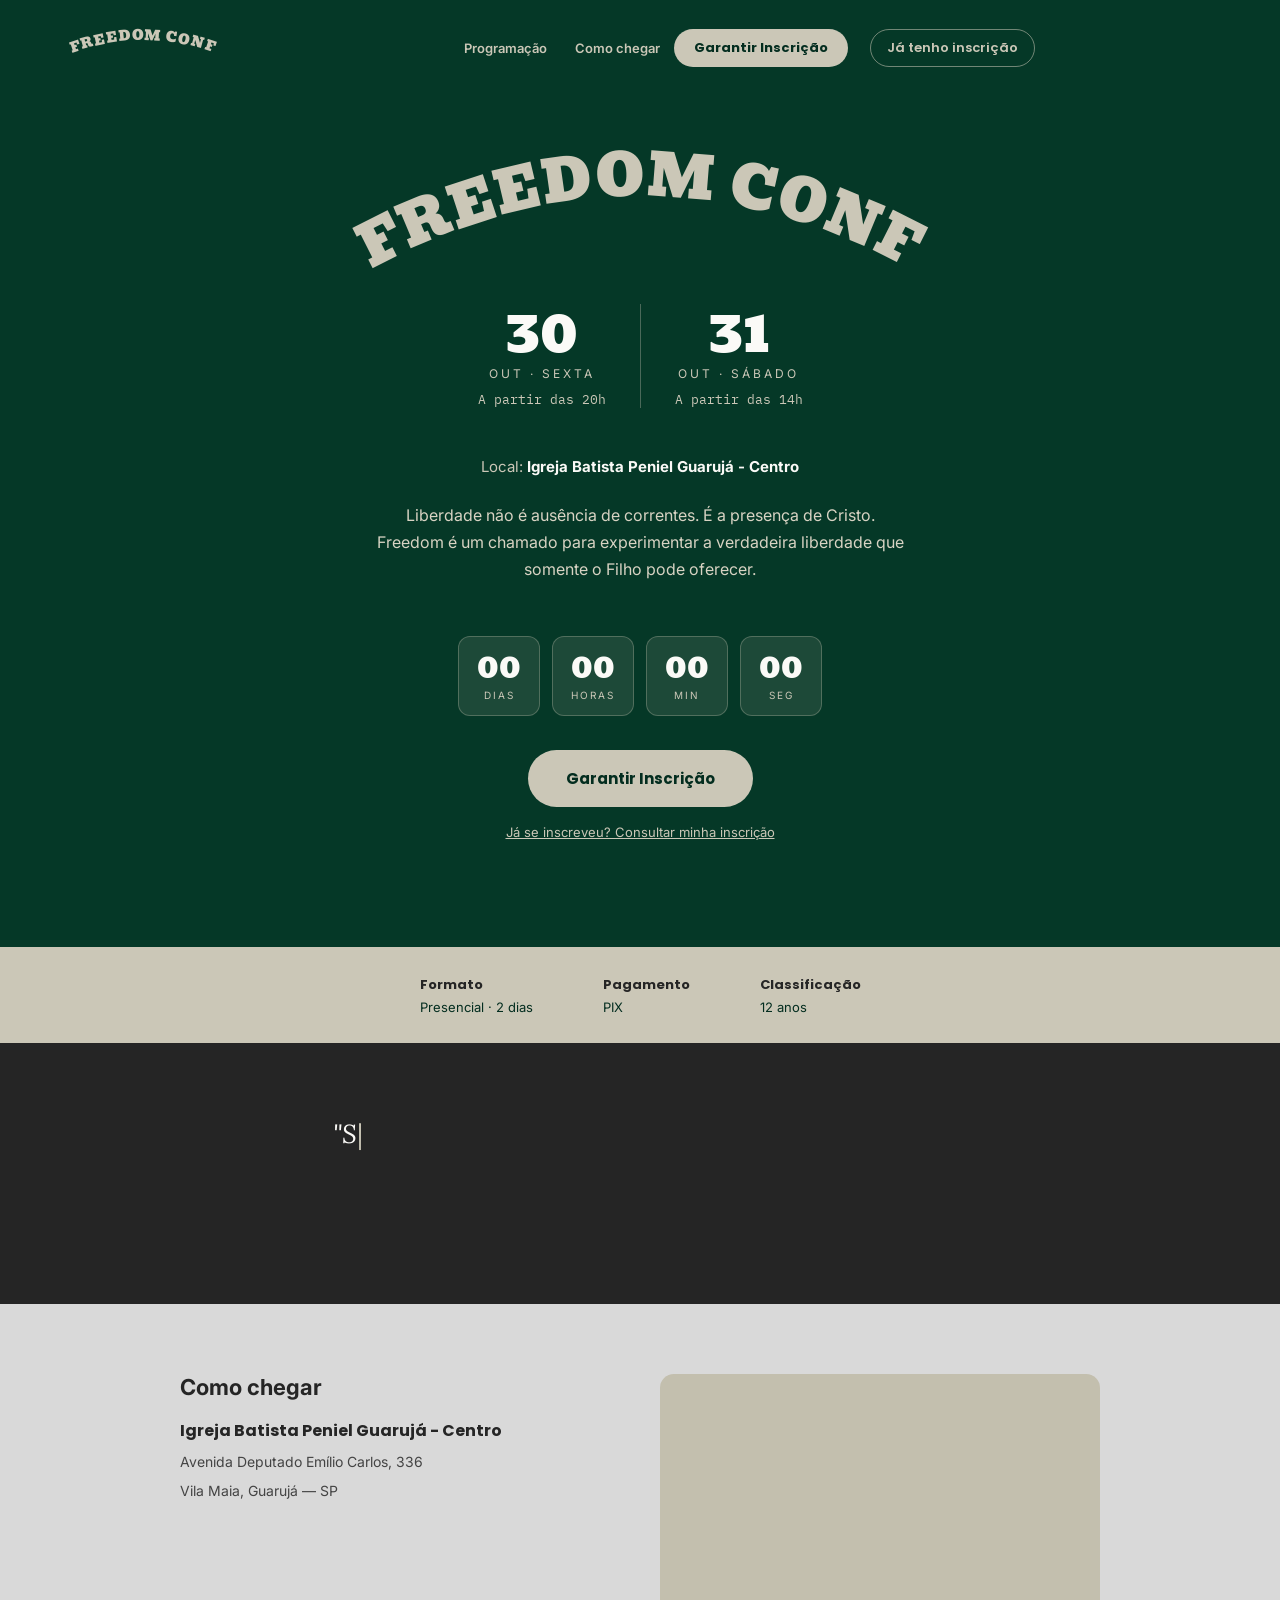
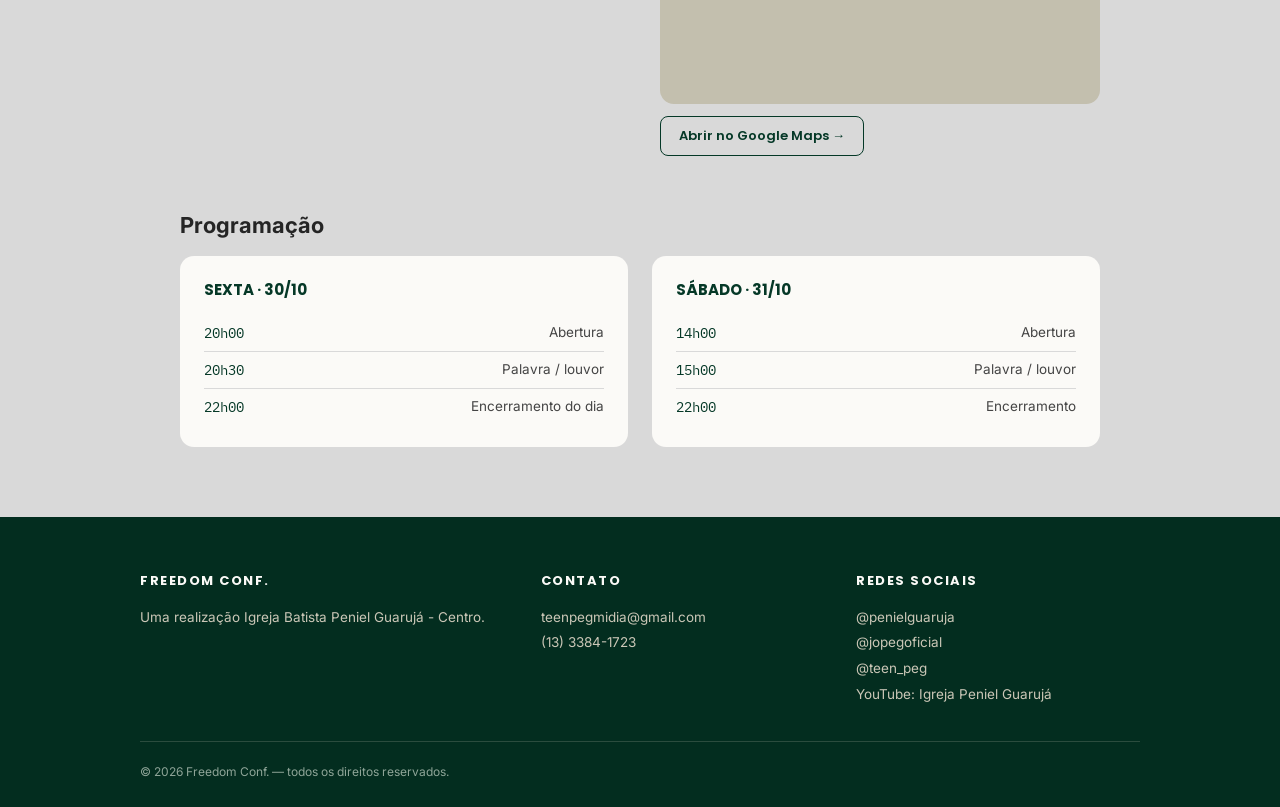
<file: index.html>
<!DOCTYPE html>
<html lang="pt-BR">
<head>
<meta charset="UTF-8" />
<meta name="viewport" content="width=device-width, initial-scale=1.0" />

<!-- Prevenção contra cache do navegador: garante que o visitante -->
<!-- sempre veja a versão mais recente do site (evita telas antigas -->
<!-- "presas" no cache após atualizações de preço, texto, etc.). -->
<meta http-equiv="Cache-Control" content="no-cache, no-store, must-revalidate">
<meta http-equiv="Pragma" content="no-cache">
<meta http-equiv="Expires" content="0">

<title>Freedom Conf. 2026</title>
<meta name="description" content="Freedom Conf. 2026 — Igreja Batista Peniel Guarujá - Centro. 30 e 31 de outubro." />

<link rel="preconnect" href="https://fonts.googleapis.com">
<link href="https://fonts.googleapis.com/css2?family=Bevan&family=Poppins:wght@400;500;600;700;800&family=Inter:wght@400;500;600&family=Lora:ital@1&family=IBM+Plex+Mono:wght@500&display=swap" rel="stylesheet">

<!-- Estilos centralizados do projeto (site público + admin) -->
<!-- "?v=8" força o navegador a buscar a versão nova sempre que o -->
<!-- número da versão mudar, mesmo com cache antigo salvo. -->
<link rel="stylesheet" href="css/styles.css?v=9">
<noscript>
  <style>
    .verse-fantasma { color: inherit !important; }
    .verse-camada { display: none !important; }
    .verse-ref { opacity: 1 !important; }
  </style>
</noscript>
</head>
<body>

<!-- ===================== HOME / CAPA ===================== -->
<section id="home">

  <div class="topbar">
    <div class="logo-mini">
      <svg class="arco" width="190" height="40" viewBox="0 0 190 40" overflow="visible">
        <path id="arcTopo" d="M 6 34 Q 95 -6 184 34" fill="transparent" />
        <text font-size="14"><textPath href="#arcTopo" startOffset="50%" text-anchor="middle">FREEDOM CONF</textPath></text>
      </svg>
    </div>

    <button type="button" class="menu-toggle" id="menuToggle" aria-label="Abrir menu" aria-expanded="false" aria-controls="menuNav">
      <span></span><span></span><span></span>
    </button>

    <nav id="menuNav">
      <a href="#programacao">Programação</a>
      <a href="#local">Como chegar</a>
      <a class="nav-cta-primario" href="inscricao.html">Garantir Inscrição</a>
      <a class="nav-cta-secundario" href="buscar.html">Já tenho inscrição</a>
    </nav>
    <div class="menu-backdrop" id="menuBackdrop" aria-hidden="true"></div>
  </div>

  <div class="cover">
    <svg class="arco" width="620" height="150" viewBox="0 0 620 150" overflow="visible">
      <path id="arcHero" d="M 20 135 Q 310 -35 600 135" fill="transparent" />
      <text font-size="58"><textPath href="#arcHero" startOffset="50%" text-anchor="middle">FREEDOM CONF</textPath></text>
    </svg>

    <div class="date-block">
      <div class="date-card">
        <div class="dia">30</div>
        <div class="mes">Out · Sexta</div>
        <div class="hora">A partir das 20h</div>
      </div>
      <div class="date-card">
        <div class="dia">31</div>
        <div class="mes">Out · Sábado</div>
        <div class="hora">A partir das 14h</div>
      </div>
    </div>

    <p class="local">Local: <b>Igreja Batista Peniel Guarujá - Centro</b></p>
    <p class="descricao">Liberdade não é ausência de correntes. É a presença de Cristo.<br>Freedom é um chamado para experimentar a verdadeira liberdade que somente o Filho pode oferecer.</p>

    <!-- Contagem regressiva viva: atualizada a cada segundo por js/main.js -->
    <div class="countdown" id="countdown">
      <div class="cd-box"><div class="num" id="cdDias">00</div><div class="lbl">Dias</div></div>
      <div class="cd-box"><div class="num" id="cdHoras">00</div><div class="lbl">Horas</div></div>
      <div class="cd-box"><div class="num" id="cdMin">00</div><div class="lbl">Min</div></div>
      <div class="cd-box"><div class="num" id="cdSeg">00</div><div class="lbl">Seg</div></div>
    </div>

    <div><a class="btn btn-primary" href="inscricao.html">Garantir Inscrição</a></div>
    <p style="margin-top:14px;">
      <a href="buscar.html" style="color:var(--bege); font-size:13px; text-decoration:underline;">Já se inscreveu? Consultar minha inscrição</a>
    </p>
  </div>

  <div class="info-strip">
    <div class="fade-in-section"><b>Formato</b>Presencial · 2 dias</div>
    <div class="fade-in-section"><b>Pagamento</b>PIX</div>
    <div class="fade-in-section"><b>Classificação</b>12 anos</div>
  </div>

  <div class="verse">
    <div id="versiculo" class="verse-wrap">
      <blockquote class="verse-texto">
        <!-- Texto completo, invisível (via CSS): reserva a altura final no layout
             e continua acessível para leitores de tela. É também a fonte do texto
             que o JS vai "digitar". -->
        <span class="verse-fantasma" id="versiculoTexto">"Se, pois, o Filho vos libertar, verdadeiramente sereis livres."</span>
        <!-- Camada visível: o JS preenche letra por letra, com o cursor logo depois. -->
        <span class="verse-camada" aria-hidden="true"><span id="versiculoDigitado"></span><span class="verse-cursor" id="versiculoCursor">|</span></span>
      </blockquote>
      <p class="verse-ref" id="versiculoRef">João 8:36</p>
    </div>
  </div>

  <div class="details" id="local">
    <div class="details-grid">
      <div class="fade-in-section">
        <h2>Como chegar</h2>
        <div class="address-lines">
          <p class="nome-local">Igreja Batista Peniel Guarujá - Centro</p>
          <p>Avenida Deputado Emílio Carlos, 336</p>
          <p>Vila Maia, Guarujá — SP</p>
        </div>
      </div>
      <div>
        <div class="map-box">
          <iframe
            src="https://www.google.com/maps?q=Avenida+Deputado+Em%C3%ADlio+Carlos,+336+-+Vila+Maia,+Guaruj%C3%A1+-+SP&output=embed"
            loading="lazy"
            referrerpolicy="no-referrer-when-downgrade"
            allowfullscreen
            title="Localização da Igreja Batista Peniel Guarujá - Centro">
          </iframe>
        </div>
        <a class="btn-line" style="display:inline-block; margin-top:12px; text-decoration:none;"
           href="https://www.google.com/maps/search/?api=1&query=Avenida+Deputado+Em%C3%ADlio+Carlos%2C+336+-+Vila+Maia%2C+Guaruj%C3%A1+-+SP"
           target="_blank" rel="noopener">
          Abrir no Google Maps →
        </a>
      </div>
    </div>

    <div class="programacao" id="programacao">
      <h2 class="fade-in-section">Programação</h2>
      <div class="prog-cols">
        <div class="prog-day">
          <div class="fade-in-section">
            <h3>SEXTA · 30/10</h3>
            <div class="prog-item"><span>20h00</span><span>Abertura</span></div>
            <div class="prog-item"><span>20h30</span><span>Palavra / louvor</span></div>
            <div class="prog-item"><span>22h00</span><span>Encerramento do dia</span></div>
          </div>
        </div>
        <div class="prog-day">
          <div class="fade-in-section">
            <h3>SÁBADO · 31/10</h3>
            <div class="prog-item"><span>14h00</span><span>Abertura</span></div>
            <div class="prog-item"><span>15h00</span><span>Palavra / louvor</span></div>
            <div class="prog-item"><span>22h00</span><span>Encerramento</span></div>
          </div>
        </div>
      </div>
    </div>
  </div>

  <footer>
    <div class="footer-grid fade-in-section">
      <div>
        <h4>Freedom Conf.</h4>
        <p>Uma realização Igreja Batista Peniel Guarujá - Centro.</p>
      </div>
      <div>
        <h4>Contato</h4>
        <a href="mailto:teenpegmidia@gmail.com">teenpegmidia@gmail.com</a>
        <a href="tel:+551333841723">(13) 3384-1723</a>
      </div>
      <div>
        <h4>Redes sociais</h4>
        <a href="https://instagram.com/penielguaruja" target="_blank" rel="noopener">@penielguaruja</a>
        <a href="https://instagram.com/jopegoficial" target="_blank" rel="noopener">@jopegoficial</a>
        <a href="https://instagram.com/teen_peg" target="_blank" rel="noopener">@teen_peg</a>
        <a href="https://www.youtube.com/@igrejapenielguaruja" target="_blank" rel="noopener">YouTube: Igreja Peniel Guarujá</a>
      </div>
    </div>
    <div class="footer-bottom">
      <span>© 2026 Freedom Conf. — todos os direitos reservados.</span>
    </div>
  </footer>
</section>

<!-- 1) menu mobile; 2) contagem regressiva; 3) animações de rolagem -->
<script src="js/main.js?v=4.1.0"></script>
</body>
</html>
</file>
<file: css/styles.css>
/* ============================================================
   Freedom Conf. 2026 — Estilos compartilhados
   Este arquivo centraliza TODO o CSS do projeto (site público e
   painel administrativo). A paleta de cores, tipografia e o
   design system abaixo seguem rigorosamente o protótipo aprovado.
   ============================================================ */

:root{
  --verde: #053827;
  --verde-dark: #032D1F;
  --bege: #CBC7B7;
  --preto: #252525;
  --cinza: #D9D9D9;
  --branco: #FBFAF7;
}
*{box-sizing:border-box;}
html{ overflow-x:hidden; scroll-behavior:smooth; }
body{
  margin:0; background:var(--branco); color:var(--preto);
  font-family:'Inter',sans-serif; -webkit-font-smoothing:antialiased;
  overflow-x:hidden;
}
.heading{ font-family:'Poppins',sans-serif; font-weight:700; }
.arco{ display:inline-block; overflow:visible; max-width:100%; }
.arco svg{ max-width:100%; height:auto; display:block; }
.arco text{ font-family:'Bevan',serif; fill: currentColor; letter-spacing: 1px; }

/* Usado apenas no admin.html para alternar entre login / dashboard / check-in
   sem precisar navegar entre páginas diferentes. */
.screen{ display:none; }
.screen.active{ display:block; animation: telaEntra .45s cubic-bezier(.22,.68,0,1.01); }
@keyframes telaEntra{
  from{ opacity:0; transform:translateY(14px); }
  to{ opacity:1; transform:translateY(0); }
}

/* ================= HOME ================= */
#home .topbar{
  position:relative;
  display:flex; justify-content:space-between; align-items:center;
  padding:26px 48px; background:var(--verde); color:var(--branco);
}
#home .topbar .logo-mini .arco{ color:var(--bege); }
#home .topbar nav{ display:flex; align-items:center; }
#home .topbar nav a{ color:var(--bege); text-decoration:none; margin-left:28px; font-size:13px; font-weight:600; }
#home .topbar nav a:hover{ color:var(--branco); }

/* ---- CTAs de destaque dentro do menu (primário = inscrever-se; -- */
/* ---- secundário = quem já se inscreveu / ver credencial)      -- */
#home .topbar nav .nav-cta-secundario{
  margin-left:22px; padding:8px 16px; border:1.5px solid rgba(203,199,183,.55);
  border-radius:999px; font-family:'Poppins',sans-serif; white-space:nowrap;
}
#home .topbar nav .nav-cta-secundario:hover{ border-color:var(--branco); color:var(--branco); }
#home .topbar nav .nav-cta-primario{
  margin-left:14px; padding:9px 20px; border-radius:999px;
  background:var(--bege); color:var(--verde-dark); font-family:'Poppins',sans-serif;
  font-weight:700; white-space:nowrap;
}
#home .topbar nav .nav-cta-primario:hover{ background:var(--branco); color:var(--verde-dark); }

/* ---- botão hambúrguer (só aparece em telas estreitas) ---- */
.menu-toggle{
  display:none; flex-direction:column; justify-content:center; gap:5px;
  width:34px; height:34px; padding:0; background:none; border:none; cursor:pointer;
}
.menu-toggle span{
  display:block; width:100%; height:2px; background:var(--branco); border-radius:2px;
  transition:transform .2s ease, opacity .2s ease;
}
.menu-toggle.aberto span:nth-child(1){ transform:translateY(7px) rotate(45deg); }
.menu-toggle.aberto span:nth-child(2){ opacity:0; }
.menu-toggle.aberto span:nth-child(3){ transform:translateY(-7px) rotate(-45deg); }

.cover{
  background:var(--verde); color:var(--branco);
  display:flex; flex-direction:column; align-items:center; text-align:center;
  padding:50px 24px 90px;
}
.cover .arco{ color:var(--bege); margin-bottom:8px; }
.cover .subtitulo{
  font-family:'Poppins',sans-serif; font-weight:600; letter-spacing:6px;
  font-size:13px; color:var(--bege); text-transform:uppercase; margin-bottom:46px;
}
.date-block{ display:flex; gap:0; margin-bottom:34px; }
.date-card{ padding:0 34px; text-align:center; }
.date-card + .date-card{ border-left:1px solid rgba(203,199,183,.35); }
.date-card .dia{ font-family:'Bevan',serif; font-size:56px; line-height:1; color:var(--branco); }
.date-card .mes{ font-size:12px; letter-spacing:3px; color:var(--bege); text-transform:uppercase; margin-top:6px;}
.date-card .hora{ font-size:13px; color:var(--bege); margin-top:10px; font-family:'IBM Plex Mono',monospace;}
.local{ font-size:15px; color:var(--bege); margin-bottom:10px; }
.local b{ color:var(--branco); }

/* ---- contagem regressiva ---- */
.countdown{ display:flex; gap:12px; margin:8px 0 34px; }
.cd-box{
  background:rgba(203,199,183,.12); border:1px solid rgba(203,199,183,.3);
  border-radius:12px; padding:14px 18px; text-align:center; min-width:76px;
}
.cd-box .num{ font-family:'Bevan',serif; font-size:32px; color:var(--branco); line-height:1; }
.cd-box .lbl{ font-size:10px; letter-spacing:2px; text-transform:uppercase; color:var(--bege); margin-top:6px; }
.descricao{ max-width:560px; font-size:16px; line-height:1.7; color:#D8D3C3; margin-bottom:44px; }
.btn{
  display:inline-block; padding:17px 38px; border-radius:999px;
  font-weight:700; text-decoration:none; font-size:15px; cursor:pointer; border:none;
  font-family:'Poppins',sans-serif;
}
.btn-primary{ background:var(--bege); color:var(--verde-dark); }
.btn-primary:hover{ background:var(--branco); }
.btn-primary:disabled{ opacity:.6; cursor:not-allowed; }

/* ---- faixa de infos rápidas (mistura bege) ---- */
.info-strip{
  display:flex; justify-content:center; gap:70px; flex-wrap:wrap;
  background:var(--bege); color:var(--verde-dark);
  padding:28px 24px;
}
.info-strip b{ display:block; color:var(--preto); font-size:13px; margin-bottom:4px; font-family:'Poppins',sans-serif;}
.info-strip div{ font-size:13px; }

/* ---- versículo-chave (mistura preto) ---- */
.verse{
  background:var(--preto); color:var(--bege);
  padding:70px 24px; text-align:center;
}
.verse blockquote{
  font-family:'Lora',serif; font-style:italic; font-size:26px; line-height:1.6;
  max-width:640px; margin:0 auto 18px; color:var(--branco);
}
.verse cite{ font-size:13px; letter-spacing:2px; text-transform:uppercase; color:var(--bege); font-style:normal; }

/* ---- versículo: animação de digitação (typewriter) ----
   Duas camadas empilhadas dentro do mesmo blockquote:
   • .verse-fantasma → texto completo, transparente. Ocupa o espaço final
     em qualquer largura de tela (sem pulos de layout) e segue legível
     para leitores de tela.
   • .verse-camada   → sobreposta ao fantasma, mesmo texto e mesma
     tipografia. O JS escreve aqui, letra por letra. */
.verse-texto{ position:relative; }
.verse-fantasma{ display:block; color:transparent; }
.verse-camada{
  position:absolute; top:0; left:0; right:0;
  pointer-events:none;
}

/* Parte ainda não digitada: ocupa o lugar dela, mas fica invisível.
   Assim as quebras de linha e a centralização são idênticas ao texto
   final, e nenhuma palavra "pula" de linha enquanto é digitada.
   (O elemento é criado pelo JS na etapa 3.) */
.verse-resto{ color:transparent; }

/* Cursor "|": largura zero, então não desloca o texto. Só aparece
   quando o JS marca #versiculo com ".digitando". */
.verse-cursor{
  display:inline-block; width:0; overflow:visible;
  font-style:normal; font-weight:300; color:var(--bege);
  opacity:0;
}
.verse-wrap.digitando .verse-cursor{
  opacity:1;
  animation:verse-piscar 1s steps(1) infinite;
}
@keyframes verse-piscar{
  0%, 49.99%{ opacity:1; }
  50%, 100%{ opacity:0; }
}

/* Referência "João 8:36": o espaço já está reservado (opacity não
   tira o elemento do layout). O JS adiciona ".concluido" ao terminar
   de digitar e o fade-in acontece por aqui. */
.verse-ref{
  margin:0; opacity:0;
  transition:opacity .9s ease;
}
.verse-wrap.concluido .verse-ref{ opacity:1; }

/* Cursor continua piscando por 3s depois de concluir; o JS então
   adiciona ".cursor-fim" e ele some com um fade-out discreto. */
.verse-wrap.cursor-fim .verse-cursor{
  animation:verse-sumir .8s ease forwards;
}
@keyframes verse-sumir{
  from{ opacity:1; }
  to{ opacity:0; }
}

/* Menos movimento: mostra o versículo pronto, sem digitação. */
@media (prefers-reduced-motion: reduce){
  .verse-fantasma{ color:inherit; }
  .verse-camada{ display:none; }
  .verse-ref{ opacity:1; transition:none; }
}

/* ---- local e programação (mistura cinza) ---- */
.details{ background:var(--cinza); padding:70px 24px; }
.details-grid{
  max-width:920px; margin:0 auto; display:grid; grid-template-columns:1fr 1fr; gap:40px;
}
.details h2{ font-size:22px; margin:0 0 18px; }
.details-grid .map-box{
  background:#C3BFAE; border-radius:14px; overflow:hidden;
  aspect-ratio: 4 / 3; width:100%;
  display:flex; align-items:center; justify-content:center; color:#6b6656; font-size:13px;
}
.details-grid .map-box iframe{
  width:100%; height:100%; border:0; display:block;
}
.address-lines p{ margin:0 0 6px; font-size:14px; color:#444; line-height:1.6;}
.address-lines .nome-local{ font-weight:700; color:var(--preto); font-size:16px; margin-bottom:8px; font-family:'Poppins',sans-serif;}

.programacao{ max-width:920px; margin:56px auto 0; }
.prog-cols{ display:grid; grid-template-columns:1fr 1fr; gap:24px; }
.prog-day{ background:var(--branco); border-radius:14px; padding:22px 24px; }
.prog-day h3{ font-family:'Poppins',sans-serif; font-size:15px; margin:0 0 14px; color:var(--verde);}
.prog-item{ display:flex; justify-content:space-between; font-size:13.5px; padding:9px 0; border-bottom:1px solid var(--cinza); color:#444;}
.prog-item:last-child{ border-bottom:none; }
.prog-item span:first-child{ font-family:'IBM Plex Mono',monospace; color:var(--verde); }

/* ---- rodapé ---- */
footer{ background:var(--verde-dark); color:var(--bege); padding:54px 24px 28px; }
.footer-grid{
  max-width:1000px; margin:0 auto; display:grid; grid-template-columns:1.3fr 1fr 1fr; gap:32px;
  padding-bottom:34px; border-bottom:1px solid rgba(203,199,183,.2);
}
footer h4{ color:var(--branco); font-size:13px; text-transform:uppercase; letter-spacing:1.5px; margin:0 0 14px; font-family:'Poppins',sans-serif;}
footer p, footer a{ font-size:13.5px; color:var(--bege); line-height:1.9; text-decoration:none; display:block;}
footer a:hover{ color:var(--branco); }
.footer-bottom{
  max-width:1000px; margin:22px auto 0; display:flex; justify-content:space-between;
  font-size:12px; color:#8FA598; flex-wrap:wrap; gap:8px;
}

/* ================= INSCRIÇÃO ================= */

/* ---- botão "← Voltar": pílula flutuante minimalista, grudada no
   topo ao rolar (sticky), com fundo translúcido e desfoque — não é
   mais uma faixa branca ocupando a largura toda da tela. O
   container só existe para dar um respiro de margem em volta da
   pílula; quem realmente "gruda" no topo é o próprio botão. ---- */
.pagina-voltar-bar{
  display:flex; padding:14px 20px 0;
}
.btn-voltar-limpo{
  position:sticky; top:12px; z-index:100;
  display:inline-flex; align-items:center; gap:6px;
  padding:9px 18px; border-radius:999px;
  background:rgba(251,250,247,.78);
  -webkit-backdrop-filter:blur(8px); backdrop-filter:blur(8px);
  box-shadow:0 4px 18px rgba(5,56,39,.14);
  font-size:13.5px; font-weight:600; font-family:'Poppins',sans-serif;
  color:var(--verde); text-decoration:none;
  transition:background .15s ease, color .15s ease, box-shadow .15s ease;
}
.btn-voltar-limpo:hover{
  background:var(--branco); color:var(--verde-dark);
  box-shadow:0 6px 22px rgba(5,56,39,.2); text-decoration:none;
}

#inscricao{ background:var(--cinza); }
.insc-wrap{ max-width:640px; margin:0 auto; padding:70px 24px 90px; text-align:center; }
.insc-wrap .arco{ color:var(--verde); margin-bottom:16px; }
.insc-wrap h1{ font-size:30px; margin:0 0 6px; }
.insc-wrap .sub{ color:#555; margin-bottom:38px; font-size:15px;}
.combos{ display:grid; grid-template-columns:repeat(3,1fr); gap:14px; margin-bottom:38px; text-align:left;}
.combo{ background:var(--branco); border:2px solid var(--cinza); border-radius:14px; padding:22px 18px; cursor:pointer; transition:all .15s ease; position:relative;}
.combo:hover{ border-color:var(--bege); }
.combo[data-selected="true"]{ border-color:var(--verde); background:#F1F4F1; }
.combo .badge-check{ position:absolute; top:14px; right:14px; width:18px; height:18px; border-radius:50%; border:2px solid var(--cinza); background:var(--branco);}
.combo[data-selected="true"] .badge-check{ background:var(--verde); border-color:var(--verde); }
.combo .dia{ font-family:'Poppins',sans-serif; font-weight:700; font-size:15px; margin-bottom:4px;}
.combo .detalhe{ font-size:12px; color:#666; display:block; margin-bottom:16px; min-height:32px;}
/* Preço em bloco vertical: "R$" em destaque numa linha, o valor
   numérico + "/pessoa" na linha de baixo. Antes disso era tudo numa
   linha só ("R$ 25,00/pessoa") na fonte Bevan de 26px, larga o
   bastante para estourar a largura do card — daí o vazamento. */
.combo .preco{
  font-family:'Bevan',serif; color:var(--verde);
  display:flex; flex-direction:column; line-height:1.2;
}
.combo .preco-cifrao{ font-size:13px; letter-spacing:1.5px; margin-bottom:2px; }
.combo .preco-valor{ font-size:26px; }
.combo .preco-valor small{ font-family:'Inter',sans-serif; font-size:12px; color:#888; font-weight:400; margin-left:3px;}
.form-card{ background:var(--branco); border-radius:16px; padding:32px; text-align:left; }
.field{ margin-bottom:18px; }
.field label{ display:block; font-size:13px; color:#555; margin-bottom:7px; font-weight:600; font-family:'Poppins',sans-serif;}
.field input{ width:100%; padding:14px 16px; background:var(--cinza); border:1.5px solid transparent; border-radius:9px; color:var(--preto); font-size:15px; font-family:'Inter',sans-serif;}
.field input:focus{ outline:none; border-color:var(--verde); background:var(--branco); }
.field .erro-campo{ display:block; color:#A13B2C; font-size:12px; margin-top:6px; }

/* ---- Aviso customizado de inscrição duplicada (Passo 1) ----
   Substitui o alert() nativo do navegador por um banner no próprio
   layout, com a identidade visual do projeto — borda de destaque em
   --verde, texto em --verde-dark, fundo --branco. Fica escondido por
   padrão (display:none inline no HTML) e é mostrado/escondido via
   .style.display pelo js/inscricao.js. */
.aviso-duplicidade{
  display:flex; align-items:flex-start; gap:12px;
  background:var(--branco);
  border:1.5px solid var(--bege);
  border-left:4px solid var(--verde);
  border-radius:12px;
  padding:14px 16px;
  margin-top:14px;
  text-align:left;
}
.aviso-duplicidade-icone{ font-size:20px; line-height:1; margin-top:1px; flex-shrink:0; }
.aviso-duplicidade-texto{ flex:1; min-width:0; }
.aviso-duplicidade-texto strong{
  display:block; font-family:'Poppins',sans-serif; font-weight:700;
  font-size:13.5px; color:var(--verde-dark); margin-bottom:4px;
}
.aviso-duplicidade-texto p{
  margin:0; font-size:13px; color:var(--preto); line-height:1.5; opacity:.82;
}
.aviso-duplicidade-fechar{
  background:none; border:none; font-size:18px; line-height:1;
  color:var(--bege); cursor:pointer; padding:2px 4px; margin-left:2px;
  flex-shrink:0; transition:color .15s ease;
}
.aviso-duplicidade-fechar:hover{ color:var(--verde-dark); }
.field input[type="file"]{
  padding:12px 14px; cursor:pointer; font-size:13px; color:#555;
}
.field input[type="file"]::file-selector-button{
  border:none; background:var(--verde); color:var(--branco); font-weight:600;
  padding:8px 14px; border-radius:6px; margin-right:12px; cursor:pointer; font-family:'Poppins',sans-serif; font-size:12px;
}
.field input[type="file"]::file-selector-button:hover{ background:var(--verde-dark); }
.total-row{ display:flex; justify-content:space-between; align-items:center; padding:16px 4px; margin:10px 0 22px; border-top:1px solid var(--cinza); font-size:14px; color:#555;}
.total-row strong{ font-family:'Bevan',serif; font-size:22px; color:var(--verde); }
.pay-icons{ display:flex; gap:8px; margin-top:8px; }
.pay-chip{ font-size:11px; border:1px solid var(--cinza); padding:4px 10px; border-radius:6px; color:#666; font-weight:600;}

/* ---- caixa da chave Pix + botão "Copiar Chave Pix" ---- */
.pix-key-box{ background:var(--cinza); border-radius:9px; padding:14px 16px; margin-bottom:18px; }
.pix-key-label{ font-size:12px; color:#555; margin:0 0 8px; font-weight:600; font-family:'Poppins',sans-serif;}
.pix-key-row{ display:flex; align-items:center; justify-content:space-between; gap:10px; flex-wrap:wrap; }
.pix-key-valor{ font-family:'IBM Plex Mono',monospace; font-size:14px; font-weight:600; color:var(--preto); margin:0; word-break:break-all;}
.btn-copiar-pix{
  background:var(--verde); color:var(--branco); border:none; border-radius:6px;
  padding:8px 14px; font-size:12px; font-weight:700; cursor:pointer; font-family:'Poppins',sans-serif;
  white-space:nowrap; flex-shrink:0;
}
.btn-copiar-pix:hover{ background:var(--verde-dark); }
.btn-copiar-pix.copiado{ background:#1F6B3F; }

/* ---- selo de status na tela de sucesso (pagamento pendente) ---- */
.status-pendente-badge{
  display:inline-block; background:#F3EAD2; color:#8A6A16; font-family:'Poppins',sans-serif;
  font-weight:700; font-size:12px; letter-spacing:.5px; padding:7px 16px; border-radius:20px;
  text-transform:uppercase;
}
.form-card .btn-primary{ width:100%; text-align:center; background:var(--verde); color:var(--branco); padding:17px;}
.form-card .btn-primary:hover{ background:var(--verde-dark); }

/* ---- resumo do pedido (passo intermediário antes do PIX) ---- */
.resumo-pedido{ text-align:left; }
.resumo-pedido h2{ font-size:19px; margin:0 0 18px; font-family:'Poppins',sans-serif; }
.resumo-linhas{ border-top:1px solid var(--cinza); padding-top:16px; margin-bottom:26px; }
.resumo-linha{ display:flex; justify-content:space-between; font-size:14px; color:#555; padding:6px 0; }
.resumo-linha b{ color:var(--preto); }
.resumo-linha.destaque{ border-top:1px dashed var(--cinza); margin-top:8px; padding-top:14px; font-size:15px; }
.resumo-linha.destaque b{ color:var(--verde); font-family:'Bevan',serif; font-size:20px; }
.btn-pix{
  width:100%; display:flex; align-items:center; justify-content:center; gap:10px;
  background:var(--branco); border:2px solid var(--verde); color:var(--verde);
  padding:18px; border-radius:12px; font-family:'Poppins',sans-serif; font-weight:700;
  font-size:16px; cursor:pointer;
}
.btn-pix:hover{ background:var(--verde); color:var(--branco); }
.btn-pix:disabled{ opacity:.6; cursor:not-allowed; }
.tag-tarifa{
  display:block; margin-top:8px; color:#999; font-size:11.5px; text-align:center;
}
.tag-sem-acrescimo{
  display:inline-block; margin-top:10px; background:#1F6B3F; color:var(--branco);
  font-size:11px; font-weight:700; padding:5px 12px; border-radius:6px;
}
.resumo-voltar{ display:inline-block; margin-bottom:18px; color:#777; font-size:13px; text-decoration:none; font-weight:600; background:none; border:none; cursor:pointer; font-family:'Inter',sans-serif; padding:0;}
.resumo-voltar:hover{ color:var(--verde); }

/* ---- FAQ / Dúvidas Frequentes (rodapé do inscricao.html) ---- */
.faq-section{ background:var(--cinza); padding:60px 24px; }
.faq-wrap{ max-width:820px; margin:0 auto; text-align:center; }
.faq-wrap h2{ font-size:24px; margin:0 0 8px; }
.faq-wrap .sub{ margin-bottom:32px; }
.faq-grid{ display:grid; grid-template-columns:repeat(2,1fr); gap:14px; text-align:left; }
.faq-card{
  background:var(--branco); border-radius:14px; padding:20px 22px;
  cursor:pointer; border:2px solid transparent; text-align:left;
  font-family:'Inter',sans-serif; transition:border-color .15s ease, transform .15s ease;
}
.faq-card:hover{ border-color:var(--bege); transform:translateY(-2px); }
.faq-card .pergunta{
  font-family:'Poppins',sans-serif; font-weight:700; font-size:14.5px; color:var(--preto);
  display:flex; justify-content:space-between; align-items:center; gap:10px; margin:0;
}
.faq-card .pergunta::after{ content:'+'; font-size:20px; color:var(--verde); flex-shrink:0; line-height:1; }

/* ---- Modal genérico com desfoque estilo iOS (glassmorphism) —
   usado pelas respostas do FAQ, pelo modal de seleção de
   participantes e pelo modal de PIN em buscar.html. O fundo escuro
   neutro + blur(20px) saturate(180%) dão o efeito de vidro fosco
   dinâmico, sem a tonalidade esverdeada "lavada" da versão anterior. ---- */
.modal-overlay{
  position:fixed; inset:0; z-index:200;
  display:flex; align-items:center; justify-content:center; padding:24px;
  background:rgba(0, 0, 0, 0.45);
  -webkit-backdrop-filter:blur(20px) saturate(180%);
  backdrop-filter:blur(20px) saturate(180%);
  opacity:0; pointer-events:none;
  transition:opacity .25s ease;
}
.modal-overlay.aberto{ opacity:1; pointer-events:auto; }
.modal-box{
  background:var(--branco); border-radius:18px; padding:30px;
  max-width:460px; width:100%; max-height:85vh; overflow-y:auto;
  transform:translateY(14px); transition:transform .25s ease;
  box-shadow:0 20px 60px rgba(0,0,0,.28);
}
.modal-overlay.aberto .modal-box{ transform:translateY(0); }
.modal-header{ display:flex; justify-content:space-between; align-items:flex-start; gap:12px; margin-bottom:14px; }
.modal-header h3{ font-family:'Poppins',sans-serif; font-size:18px; margin:0; color:var(--preto); }
.modal-fechar{
  background:none; border:none; font-size:22px; line-height:1; cursor:pointer;
  color:#999; padding:2px 4px; flex-shrink:0;
}
.modal-fechar:hover{ color:var(--preto); }
.modal-body{ font-size:14.5px; color:#444; line-height:1.7; text-align:left; }
.modal-lista-opcao{
  display:block; width:100%; text-align:left; padding:14px 16px; margin-bottom:8px;
  border:1.5px solid var(--cinza); border-radius:10px; background:var(--branco);
  font-family:'Inter',sans-serif; font-size:14px; color:var(--preto); cursor:pointer;
  transition:border-color .15s ease, background .15s ease;
}
.modal-lista-opcao:hover{ border-color:var(--verde); background:#F1F4F1; }
.modal-lista-opcao:last-child{ margin-bottom:0; }
.modal-lista-opcao b{ display:block; font-family:'Poppins',sans-serif; font-size:14px; margin-bottom:2px; }
.modal-lista-opcao span{ font-size:12px; color:#777; }

/* ---- Modal de seleção de participantes (buscar.html): o CONTÊINER
   (.modal-box) recebe o verde-escuro oficial da conferência, com
   título e texto em tons claros para manter contraste — o fundo
   desfocado por trás já é o ".modal-overlay" genérico acima. ---- */
.modal-selecao-box{
  background:var(--verde-dark);
}
.modal-selecao-box .modal-header h3{ color:var(--branco); }
.modal-selecao-box .modal-fechar{ color:var(--bege); }
.modal-selecao-box .modal-fechar:hover{ color:var(--branco); }
.modal-selecao-box .modal-body p{ color:#C9D6CE; }

/* ---- Overlay escuro e neutro (sem a tonalidade esverdeada do
   .modal-overlay padrão) — mesmo padrão usado na tela de
   credencial. Usado pelo modal de lote esgotado (inscricao.html);
   sobrescreve só o fundo, herdando o resto (posição, blur, transição
   de opacidade via .aberto) do .modal-overlay genérico acima. ---- */
.modal-overlay.overlay-neutro{
  background:rgba(0, 0, 0, 0.65);
  -webkit-backdrop-filter:blur(6px);
  backdrop-filter:blur(6px);
}
#modalLoteEsgotado .modal-body{ text-align:center; }

/* ---- Cards dos participantes: retângulos bege com cantos bem
   arredondados (estilo pílula suave). Nome em destaque, alinhado ao
   topo/centro; data da inscrição pequena e sutil, ancorada no canto
   inferior esquerdo do card. ---- */
.cartao-participante{
  position:relative;
  display:block;
  width:100%;
  min-height:66px;
  background:var(--bege);
  border:none;
  border-radius:20px;
  padding:16px 18px 22px;
  text-align:center;
  cursor:pointer;
  font-family:'Inter',sans-serif;
  transition:transform .15s ease, box-shadow .15s ease;
}
.cartao-participante:hover{
  transform:translateY(-2px);
  box-shadow:0 8px 22px rgba(0,0,0,.22);
}
.cartao-participante-nome{
  display:block;
  font-family:'Poppins',sans-serif;
  font-weight:700;
  font-size:15px;
  color:var(--preto);
}
.cartao-participante-data{
  position:absolute;
  left:18px;
  bottom:8px;
  font-family:'Inter',sans-serif;
  font-size:11px;
  color:#6b6656;
}

/* ---- buscar.html: aviso de bloqueio anti-força-bruta e botão de
   baixar a credencial (QR code) como imagem ---- */
.bloqueio-aviso{
  background:#F4DEDA; border:1.5px solid #E3AFA4; color:#7A2E20;
  border-radius:10px; padding:14px 16px; font-size:13.5px; line-height:1.6; margin-top:14px;
}
.btn-baixar-credencial{
  display:inline-flex; align-items:center; justify-content:center; gap:8px;
  width:100%; margin-top:14px; padding:14px; border-radius:10px;
  border:2px solid var(--verde); background:var(--branco); color:var(--verde);
  font-family:'Poppins',sans-serif; font-weight:700; font-size:14px; cursor:pointer;
  transition:background .15s ease, color .15s ease;
}
.btn-baixar-credencial:hover{ background:var(--verde); color:var(--branco); }
.btn-baixar-credencial:disabled{ opacity:.6; cursor:not-allowed; }

/* ================= LOGIN (admin) ================= */
/* O elemento #login é alternado pelo js/admin.js via classe
   ".hidden"/atributo "hidden" e também via estilo inline
   "display". A regra abaixo só aplica "display:flex" quando a
   tela NÃO está marcada como escondida — ou seja, o seletor
   simplesmente deixa de bater com o elemento assim que ele é
   ocultado, então não há necessidade (nem risco) de um
   "!important" cego brigando com o próprio JS que fecha a tela.
   A regra ".hidden"/"[hidden]" logo em seguida é quem garante,
   com todas as letras, que a tela fecha de verdade. */
#login:not(.hidden):not([style*="display: none"]){
  display:flex !important;
  flex-direction:column;
  align-items:center;
  justify-content:center;
  min-height:100vh;
  min-height:100dvh;
  padding:24px;
  box-sizing:border-box;
  background:var(--preto);
  color:var(--branco);
}
#login.hidden,
#login[hidden]{
  display:none !important;
}
.login-card{ width:100%; max-width:420px; background:#2E2E2E; border-radius:16px; padding:44px 36px; text-align:center; box-sizing:border-box;}
.login-card .arco{ color:var(--bege); margin-bottom:20px;}
.login-card h1{ font-size:22px; margin:0 0 6px; font-family:'Poppins',sans-serif;}
.login-card .sub{ color:#9A9A9A; font-size:13px; margin-bottom:28px;}
.login-card .field label{ color:#B9B9B9; text-align:left;}
.login-card .field input{ background:#3B3B3B; color:var(--branco);}
.login-card .btn-primary{ width:100%; background:var(--bege); color:var(--preto); margin-top:6px;}
.login-card .btn-primary:disabled{ opacity:.6; }

/* ================= DASHBOARD (admin) ================= */
#dashboard{ background:var(--branco); min-height:100vh; }
.dash-top{ display:flex; justify-content:space-between; align-items:center; padding:20px 40px; background:var(--verde); color:var(--branco); flex-wrap:wrap; gap:12px;}
.dash-top .arco{ color:var(--bege); }
.dash-top .actions{ display:flex; align-items:center; gap:18px; }
.dash-top .who{ font-size:13px; color:var(--bege); }
.dash-top .who b{ color:var(--branco); }
.dash-top .btn-sair{ background:transparent; border:1px solid rgba(203,199,183,.5); color:var(--bege); padding:8px 16px; border-radius:8px; font-size:12px; font-weight:600; cursor:pointer; font-family:'Inter',sans-serif;}
.dash-top .btn-sair:hover{ border-color:var(--bege); color:var(--branco); }
.dash-body{ padding:36px 40px; }
.stat-row{ display:grid; grid-template-columns:repeat(4,1fr); gap:16px; margin-bottom:34px;}
.stat{ background:var(--cinza); border-radius:12px; padding:20px 22px; }
.stat .label{ font-size:12px; color:#555; text-transform:uppercase; letter-spacing:1px; margin-bottom:10px; font-family:'Poppins',sans-serif; font-weight:600;}
.stat .num{ font-family:'Bevan',serif; font-size:28px; color:var(--preto);}
.stat.accent{ background:var(--verde); }
.stat.accent .label{ color:var(--bege); }
.stat.accent .num{ color:var(--branco); }
.stat .sub{ font-size:12px; color:#777; margin-top:6px;}
.stat.accent .sub{ color:#B7CFC2; }
.panel-title{ display:flex; justify-content:space-between; align-items:center; margin-bottom:14px; flex-wrap:wrap; gap:10px;}
.panel-title h2{ font-size:17px; margin:0; font-family:'Poppins',sans-serif; font-weight:700;}
.panel-title .actions{ display:flex; gap:10px; }
.btn-line{ padding:9px 18px; font-size:13px; border-radius:8px; border:1.5px solid var(--verde); color:var(--verde); background:transparent; font-weight:600; font-family:'Poppins',sans-serif; cursor:pointer;}
.btn-line:hover{ background:var(--verde); color:var(--branco); }
.btn-line:disabled{ opacity:.5; cursor:not-allowed; }
.tabela-wrap{ overflow-x:auto; }
table{ width:100%; border-collapse:collapse; background:var(--branco); border:1.5px solid var(--cinza); border-radius:12px; overflow:hidden;}
thead th{ text-align:left; font-size:11px; text-transform:uppercase; letter-spacing:1px; color:#777; padding:14px 18px; border-bottom:1.5px solid var(--cinza); font-weight:700; font-family:'Poppins',sans-serif; background:#F6F5F2;}
tbody td{ padding:15px 18px; border-bottom:1px solid var(--cinza); font-size:14px; }
tbody tr:last-child td{ border-bottom:none; }
tbody tr:hover{ background:#F6F5F2; }
.badge{ font-size:11px; padding:4px 11px; border-radius:20px; font-weight:700; font-family:'IBM Plex Mono',monospace;}
.badge.ok{ background:#E1EEE4; color:#1F6B3F; }
.badge.pending{ background:#F3EAD2; color:#8A6A16; }
.badge.fail{ background:#F4DEDA; color:#A13B2C; }
.tipo-pill{ font-size:11px; background:var(--cinza); padding:4px 10px; border-radius:6px; font-weight:600;}
.select-status{ font-size:12px; padding:6px 8px; border-radius:6px; border:1px solid var(--cinza); background:var(--branco); font-family:'Inter',sans-serif; cursor:pointer;}
.select-status:disabled{ opacity:.5; cursor:wait; }
.tabela-vazia{ text-align:center; color:#777; padding:40px 18px; font-size:13.5px;}

/* ---- check-in (leitura de QR pela câmera / manual) ---- */
#checkin{ background:var(--preto); min-height:100vh; color:var(--branco); }
#checkin .topbar{ padding:22px 40px; display:flex; justify-content:space-between; align-items:center; flex-wrap:wrap; gap:10px;}
#checkin .topbar .btn-line{ border-color:var(--bege); color:var(--bege);}
#checkin .topbar .btn-line:hover{ background:var(--bege); color:var(--preto); }
.checkin-wrap{ max-width:480px; margin:0 auto; padding:10px 20px 60px; text-align:center; }
.checkin-wrap h1{ font-size:22px; margin:0 0 6px; font-family:'Poppins',sans-serif; }
.checkin-wrap .sub{ color:#9A9A9A; font-size:13px; margin-bottom:22px; }

/* ---- seletor do "dia vigente" da portaria (Sexta / Sábado) ---- */
.dia-operacao{ margin-bottom:20px; text-align:left; }
.dia-operacao-label{
  display:block; font-size:11px; text-transform:uppercase; letter-spacing:1.5px;
  color:#9A9A9A; margin-bottom:8px; font-family:'Poppins',sans-serif; font-weight:600;
}
.dia-toggle{ display:flex; gap:8px; }
.dia-btn{
  flex:1; padding:11px 14px; border-radius:8px; border:1.5px solid #444;
  background:#2E2E2E; color:#B9B9B9; font-weight:600; font-size:13px;
  font-family:'Poppins',sans-serif; cursor:pointer; transition:all .12s ease;
}
.dia-btn:hover{ border-color:var(--bege); color:var(--branco); }
.dia-btn.ativo{ background:var(--bege); color:var(--preto); border-color:var(--bege); }
#qr-reader{ border-radius:14px !important; overflow:hidden; border:2px solid #3A3A3A; }
.checkin-manual{ display:flex; gap:8px; margin:20px 0; }
.checkin-manual input{
  flex:1; padding:12px 14px; border-radius:8px; border:1px solid #444; background:#2E2E2E; color:var(--branco); font-size:13px;
}
.checkin-manual button{
  background:var(--bege); color:var(--preto); border:none; border-radius:8px; padding:0 18px; font-weight:700; cursor:pointer;
}
.checkin-manual button:disabled{ opacity:.6; cursor:not-allowed; }
.checkin-resultado{
  border-radius:14px; padding:20px; margin-top:18px; text-align:left; display:none;
}
.checkin-resultado.ok{ background:rgba(76,154,106,.15); border:1.5px solid #4C9A6A; display:block; }
.checkin-resultado.aviso{ background:rgba(212,167,44,.15); border:1.5px solid #D4A72C; display:block; }
.checkin-resultado.erro{ background:rgba(177,76,51,.15); border:1.5px solid #B14C33; display:block; }
.checkin-resultado .titulo{ font-family:'Poppins',sans-serif; font-weight:700; font-size:16px; margin-bottom:4px; }
.checkin-resultado .detalhe{ font-size:13px; color:#D9D9D9; }

/* ---- badges de check-in por dia (Sexta / Sábado), dentro do
   resultado da portaria — só aparecem os dias que fazem parte do
   tipo de ingresso da pessoa (Sexta, Sábado ou Combo = os dois). ---- */
.checkin-dias{ display:flex; gap:8px; margin-top:14px; flex-wrap:wrap; }
.checkin-dia-badge{
  font-size:12px; font-weight:700; padding:6px 14px; border-radius:20px;
  font-family:'Poppins',sans-serif; letter-spacing:.3px; display:none;
}
.checkin-dia-badge.realizado{ background:#E1EEE4; color:#1F6B3F; }
.checkin-dia-badge.pendente{ background:#F3EAD2; color:#8A6A16; }
.checkin-contador{
  display:flex; justify-content:space-around; background:#2E2E2E; border-radius:12px; padding:16px; margin-top:24px;
}
.checkin-contador div{ text-align:center; }
.checkin-contador .num{ font-family:'Bevan',serif; font-size:24px; color:var(--bege); }
.checkin-contador .lbl{ font-size:11px; color:#999; text-transform:uppercase; letter-spacing:1px; margin-top:4px; }

/* ================= SCROLL REVEAL (fade-in ao rolar) =================
   Classes puras: js/main.js só alterna ".visivel" via
   IntersectionObserver conforme o elemento entra na tela — toda a
   animação em si (opacity + transform) fica aqui no CSS.
   Aplicada aos TEXTOS/CONTEÚDOS internos (títulos, parágrafos,
   linhas de programação) — os blocos/cards visuais (faixa de infos,
   card do mapa, cards de programação, rodapé) ficam sempre visíveis
   desde o carregamento da página. */
.fade-in-section{
  opacity:0; transform:translateY(18px);
  transition:opacity .6s ease, transform .6s ease;
}
.fade-in-section.visivel{ opacity:1; transform:translateY(0); }

/* Quem prefere menos movimento na tela vê o conteúdo direto, sem a
   animação de entrada. */
@media (prefers-reduced-motion: reduce){
  .fade-in-section{ transition:none; opacity:1; transform:none; }
}

@media (max-width: 760px){
  #home .topbar, #inscricao .topbar, .pagina-voltar-bar, .dash-top, .dash-body{ padding-left:20px; padding-right:20px; }
  .stat-row{ grid-template-columns:repeat(2,1fr); }
  .combos{ grid-template-columns:1fr; }
  .date-block{ flex-wrap:wrap; justify-content:center; }
  .details-grid, .prog-cols, .footer-grid{ grid-template-columns:1fr; }
  table{ font-size:12px; }

  /* ---- menu mobile: gaveta lateral (off-canvas) saindo da direita ---- */
  .menu-toggle{ display:flex; position:relative; z-index:30; }

  /* Fica sempre "montada" fora da tela (translateX 100%) para a
     transição deslizar suavemente — display:none não anima. */
  #home .topbar nav{
    display:flex; position:fixed; top:0; right:0; bottom:0;
    width:min(78vw, 300px); z-index:25;
    flex-direction:column; align-items:stretch; gap:4px;
    background:var(--verde-dark); padding:90px 26px 26px; overflow-y:auto;
    transform:translateX(100%);
    transition:transform .32s cubic-bezier(.22,.68,0,1.01);
    box-shadow:-10px 0 34px rgba(0,0,0,.35);
  }
  #home .topbar nav.aberto{ transform:translateX(0); }

  /* Camada escura por trás da gaveta, com leve desfoque do fundo.
     "pointer-events:auto" + "cursor:pointer" só entram quando o
     menu está aberto — é isso que permite ao usuário tocar em
     qualquer ponto da área desbotada para fechar a gaveta (o clique
     em si é tratado no JS, via #menuBackdrop). Enquanto o menu está
     fechado, a camada continua com pointer-events:none, então não
     atrapalha cliques no resto da página. */
  .menu-backdrop{
    position:fixed; inset:0; z-index:20;
    background:rgba(3,45,31,.55);
    -webkit-backdrop-filter:blur(8px); backdrop-filter:blur(8px);
    opacity:0; pointer-events:none;
    transition:opacity .32s ease;
  }
  #home .topbar nav.aberto ~ .menu-backdrop{
    opacity:1;
    pointer-events:auto;
    cursor:pointer;
  }

  #home .topbar nav a{
    margin-left:0; padding:13px 14px; border-radius:8px;
    border-bottom:1px solid rgba(203,199,183,.15);
  }
  #home .topbar nav a:last-child{ border-bottom:none; }

  /* Destaque com brilho leve no link da seção em que o usuário está
     navegando (hover/foco também recebem o mesmo brilho, já que no
     celular o "estado atual" é sinalizado pelo toque/foco). */
  #home .topbar nav a:hover,
  #home .topbar nav a:focus-visible,
  #home .topbar nav a.ativo{
    color:var(--branco); background:rgba(203,199,183,.08);
    box-shadow:0 0 16px rgba(160,214,181,.55), inset 0 0 0 1px rgba(160,214,181,.4);
  }

  #home .topbar nav .nav-cta-secundario,
  #home .topbar nav .nav-cta-primario{
    margin-left:0; margin-top:8px; text-align:center; border-bottom:none;
  }

  /* O botão secundário ("Já tenho inscrição") precisa caber por
     inteiro dentro da pílula em telas estreitas — sem cortar texto
     nem estourar a caixa. "white-space:normal" permite quebrar linha
     se precisar, e o tamanho/alinhamento ficam ajustados para o
     espaço reduzido da gaveta mobile. */
  #home .topbar nav .nav-cta-secundario{
    white-space:normal;
    line-height:1.35;
    font-size:13px;
    text-align:center;
  }
}

@media (max-width: 600px){
  .arco{ max-width:100%; height:auto; }
  .cover{ padding:34px 18px 60px; }
  .cover .arco[width="620"]{ width:100%; }
  .subtitulo{ font-size:11px; letter-spacing:3px; margin-bottom:30px; }
  .date-card{ padding:0 18px; }
  .date-card .dia{ font-size:42px; }
  .countdown{ flex-wrap:wrap; justify-content:center; gap:8px; }
  .cd-box{ min-width:64px; padding:10px 12px; }
  .cd-box .num{ font-size:24px; }
  .descricao{ font-size:14.5px; }
  .info-strip{ flex-direction:column; gap:14px; text-align:center; padding:24px 18px; }
  .verse blockquote{ font-size:20px; }
  .verse{ padding:50px 18px; }
  .details{ padding:44px 18px; }
  .programacao{ margin-top:38px; }
  .insc-wrap{ padding:14px 16px 60px; }
  .insc-wrap .arco{ width:100%; max-width:260px; }
  .form-card{ padding:22px 18px; }
  .footer-grid{ gap:26px; }
  .footer-bottom{ flex-direction:column; }
  .login-card{ padding:32px 22px; }
  .dash-body{ padding:24px 16px; }
  table{ display:block; overflow-x:auto; white-space:nowrap; }
  .panel-title{ flex-direction:column; align-items:flex-start; gap:10px; }
  .panel-title .actions{ width:100%; }
  .btn-line{ flex:1; text-align:center; }
  .faq-section{ padding:44px 18px; }
  .faq-grid{ grid-template-columns:1fr; }
  .modal-box{ padding:24px 20px; }
  .pagina-voltar-bar{ padding:12px 16px 0; }
}
</file>
